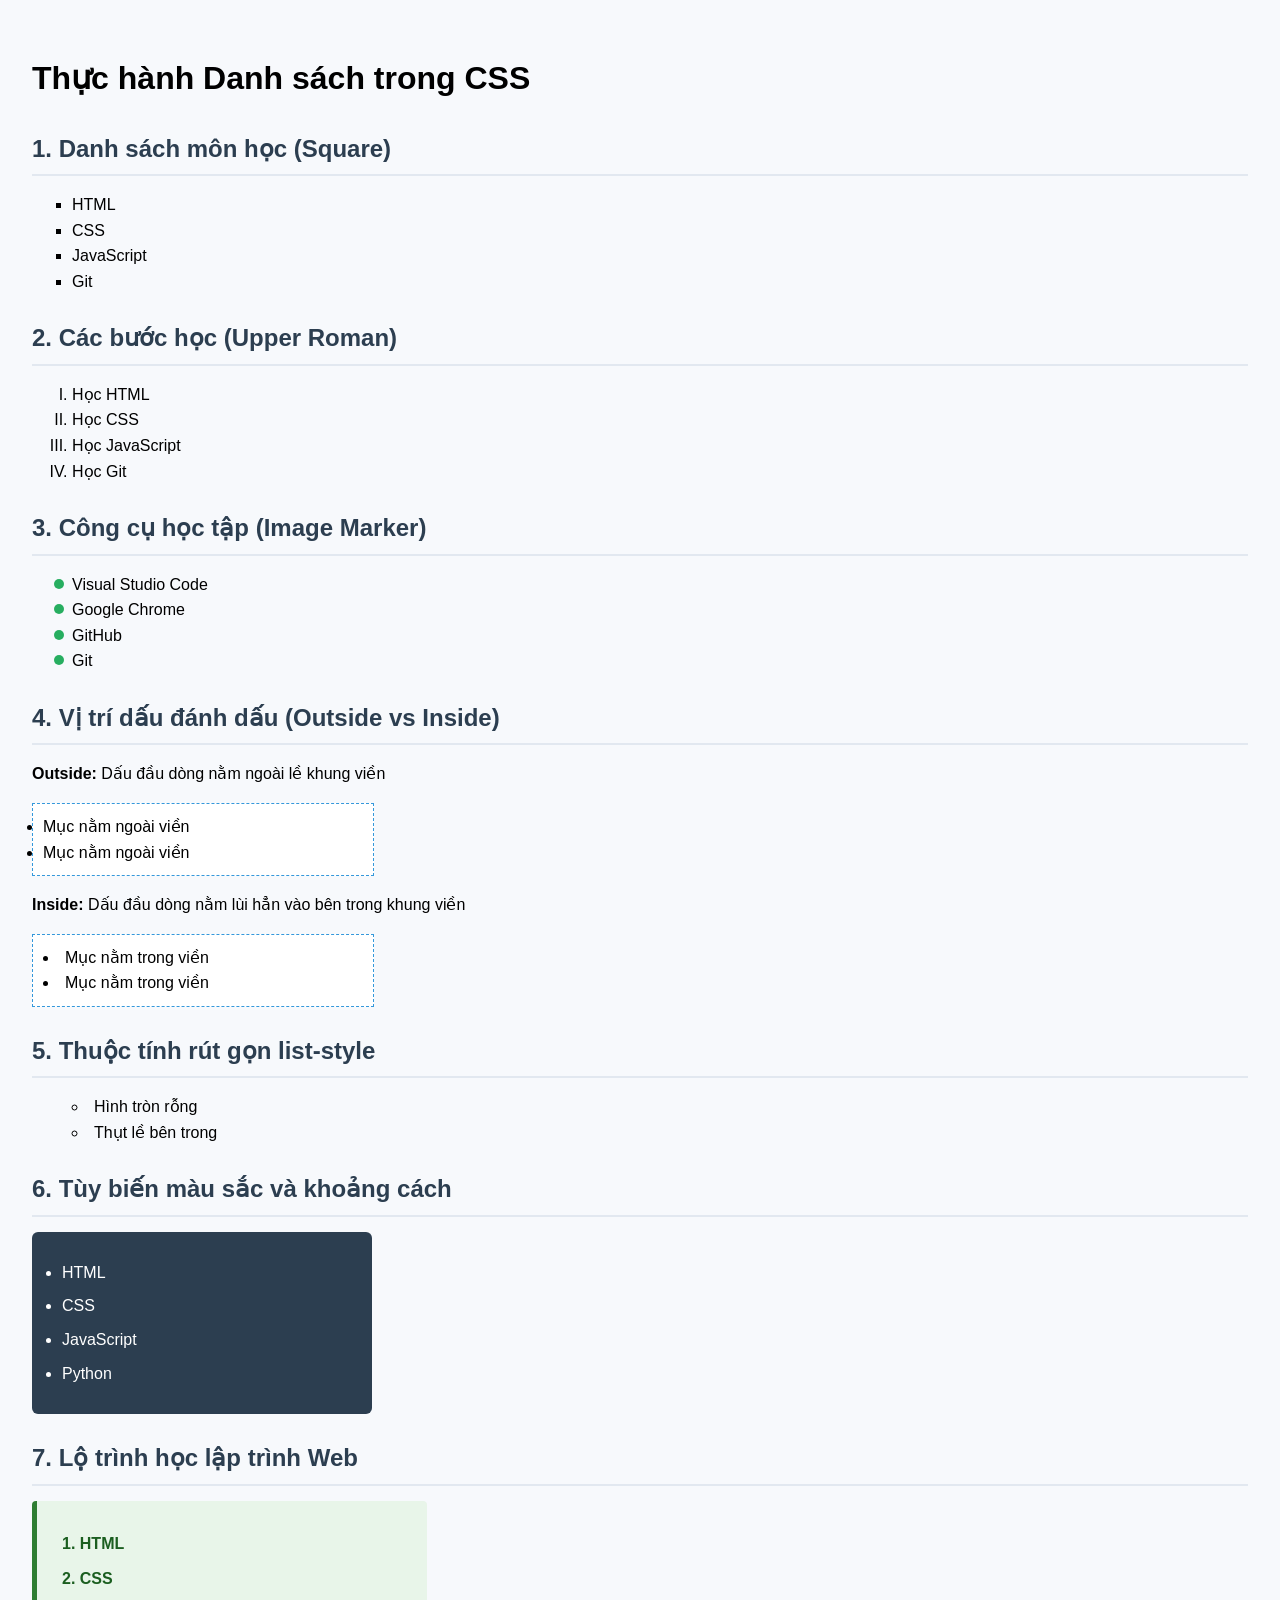
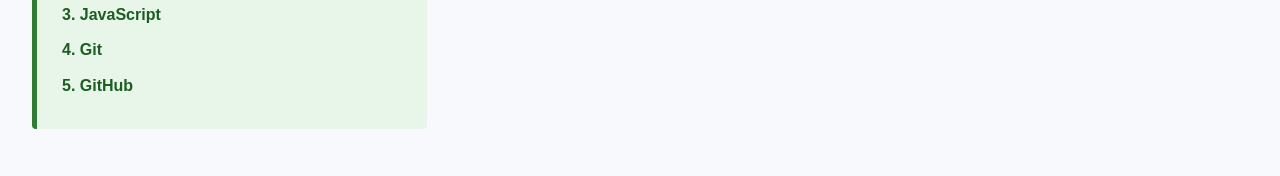
<file: index.html>
<!DOCTYPE html>
<html lang="vi">
<head>
    <meta charset="UTF-8">
    <meta name="viewport" content="width=device-width, initial-scale=1.0">
    <title>Thực hành Danh sách trong CSS</title>
    <!-- Mục 1: Liên kết file CSS -->
    <link rel="stylesheet" href="style.css">
</head>
<body>

    <h1>Thực hành Danh sách trong CSS</h1>

    <!-- Mục 2 -->
    <h2>1. Danh sách môn học (Square)</h2>
    <ul class="list-square">
        <li>HTML</li>
        <li>CSS</li>
        <li>JavaScript</li>
        <li>Git</li>
    </ul>

    <!-- Mục 3 -->
    <h2>2. Các bước học (Upper Roman)</h2>
    <ol class="list-roman">
        <li>Học HTML</li>
        <li>Học CSS</li>
        <li>Học JavaScript</li>
        <li>Học Git</li>
    </ol>

    <!-- Mục 4 -->
    <h2>3. Công cụ học tập (Image Marker)</h2>
    <ul class="list-image">
        <li>Visual Studio Code</li>
        <li>Google Chrome</li>
        <li>GitHub</li>
        <li>Git</li>
    </ul>

    <!-- Mục 5 -->
    <h2>4. Vị trí dấu đánh dấu (Outside vs Inside)</h2>
    <p><b>Outside:</b> Dấu đầu dòng nằm ngoài lề khung viền</p>
    <ul class="box-demo pos-outside">
        <li>Mục nằm ngoài viền</li>
        <li>Mục nằm ngoài viền</li>
    </ul>

    <p><b>Inside:</b> Dấu đầu dòng nằm lùi hẳn vào bên trong khung viền</p>
    <ul class="box-demo pos-inside">
        <li>Mục nằm trong viền</li>
        <li>Mục nằm trong viền</li>
    </ul>

    <!-- Mục 6 -->
    <h2>5. Thuộc tính rút gọn list-style</h2>
    <ul class="list-short">
        <li>Hình tròn rỗng</li>
        <li>Thụt lề bên trong</li>
    </ul>

    <!-- Mục 7 -->
    <h2>6. Tùy biến màu sắc và khoảng cách</h2>
    <ul class="list-color-box">
        <li>HTML</li>
        <li>CSS</li>
        <li>JavaScript</li>
        <li>Python</li>
    </ul>

    <!-- Mục 8 -->
    <h2>7. Lộ trình học lập trình Web</h2>
    <ol class="web-roadmap">
        <li>HTML</li>
        <li>CSS</li>
        <li>JavaScript</li>
        <li>Git</li>
        <li>GitHub</li>
    </ol>

</body>
</html>
</file>
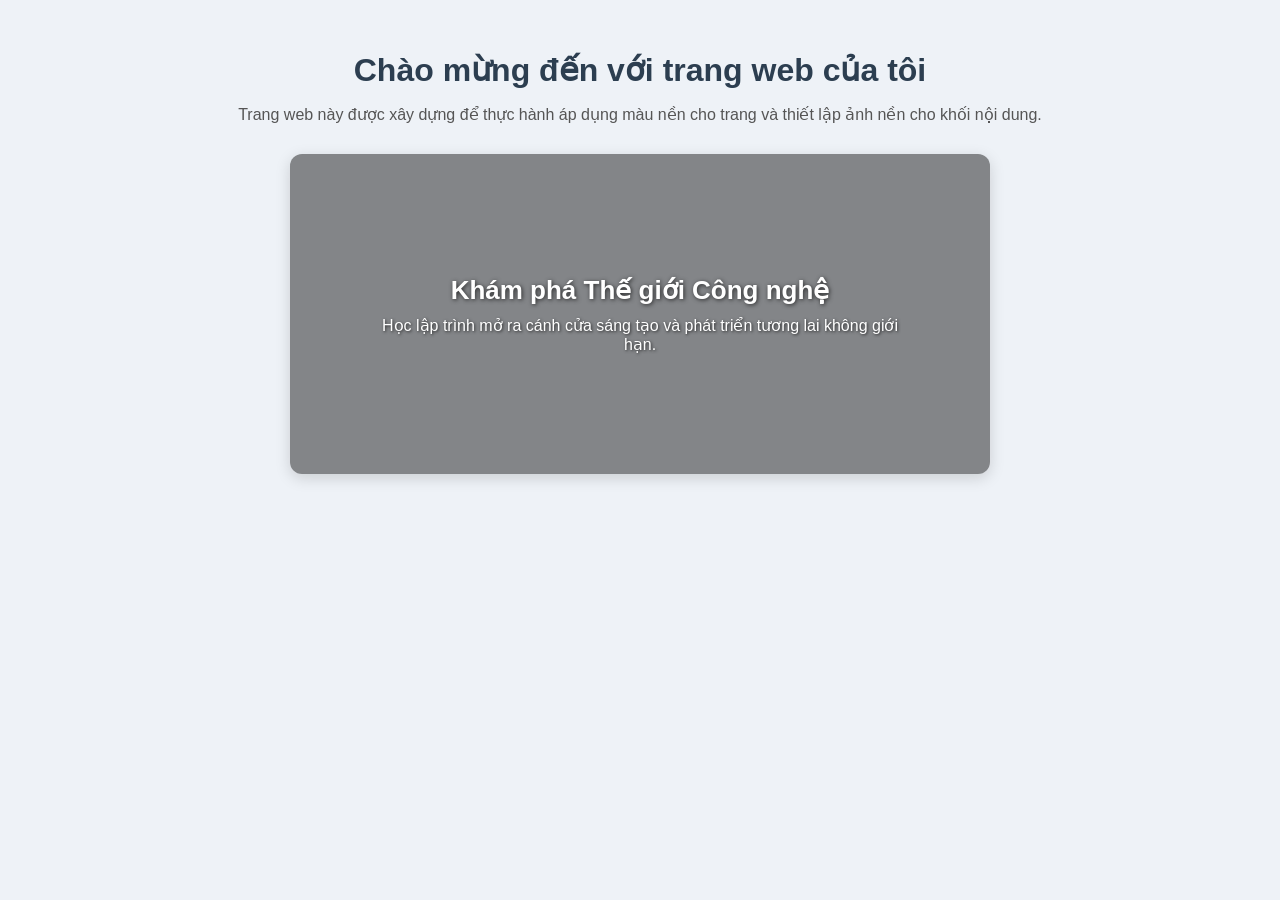
<file: background_practice.html>
<!DOCTYPE html>
<html lang="vi">
<head>
    <meta charset="UTF-8">
    <meta name="viewport" content="width=device-width, initial-scale=1.0">
    <title>Trang web với Màu nền và Ảnh nền</title>
    <!-- Liên kết file CSS -->
    <link rel="stylesheet" href="background_practice.css">
</head>
<body>

    <!-- Tiêu đề h1 theo yêu cầu -->
    <h1>Chào mừng đến với trang web của tôi</h1>

    <!-- Đoạn văn mô tả trang web -->
    <p class="description">Trang web này được xây dựng để thực hành áp dụng màu nền cho trang và thiết lập ảnh nền cho khối nội dung.</p>

    <!-- Khối div chứa nội dung quan trọng có ảnh nền và căn giữa -->
    <div class="hero-box">
        <h2>Khám phá Thế giới Công nghệ</h2>
        <p>Học lập trình mở ra cánh cửa sáng tạo và phát triển tương lai không giới hạn.</p>
    </div>

</body>
</html>
</file>
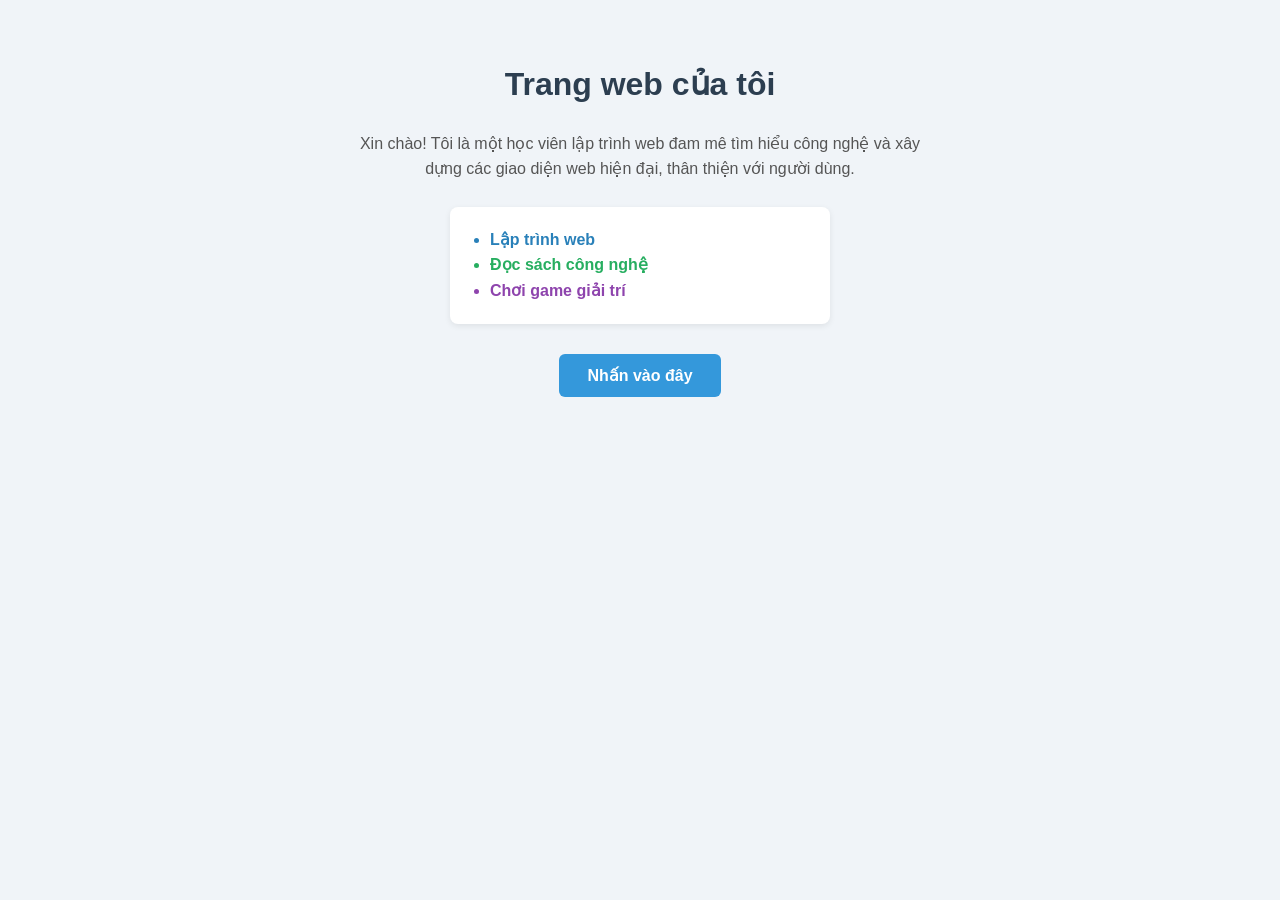
<file: css_selectors.html>
<!DOCTYPE html>
<html lang="vi">
<head>
    <meta charset="UTF-8">
    <meta name="viewport" content="width=device-width, initial-scale=1.0">
    <title>Trang web của tôi</title>
    <!-- Liên kết trực tiếp tới file css_selectors.css -->
    <link rel="stylesheet" href="css_selectors.css">
</head>
<body>

    <!-- Tiêu đề h1 căn giữa -->
    <h1>Trang web của tôi</h1>

    <!-- Đoạn văn mô tả bản thân -->
    <p id="bio-description">
        Xin chào! Tôi là một học viên lập trình web đam mê tìm hiểu công nghệ và xây dựng các giao diện web hiện đại, thân thiện với người dùng.
    </p>

    <!-- Danh sách 3 sở thích với màu sắc khác nhau -->
    <ul>
        <li class="hobby-coding">Lập trình web</li>
        <li class="hobby-reading">Đọc sách công nghệ</li>
        <li class="hobby-gaming">Chơi game giải trí</li>
    </ul>

    <!-- Nút bấm có hiệu ứng hover -->
    <div class="button-container">
        <button type="button" class="btn-action">Nhấn vào đây</button>
    </div>

</body>
</html>
</file>
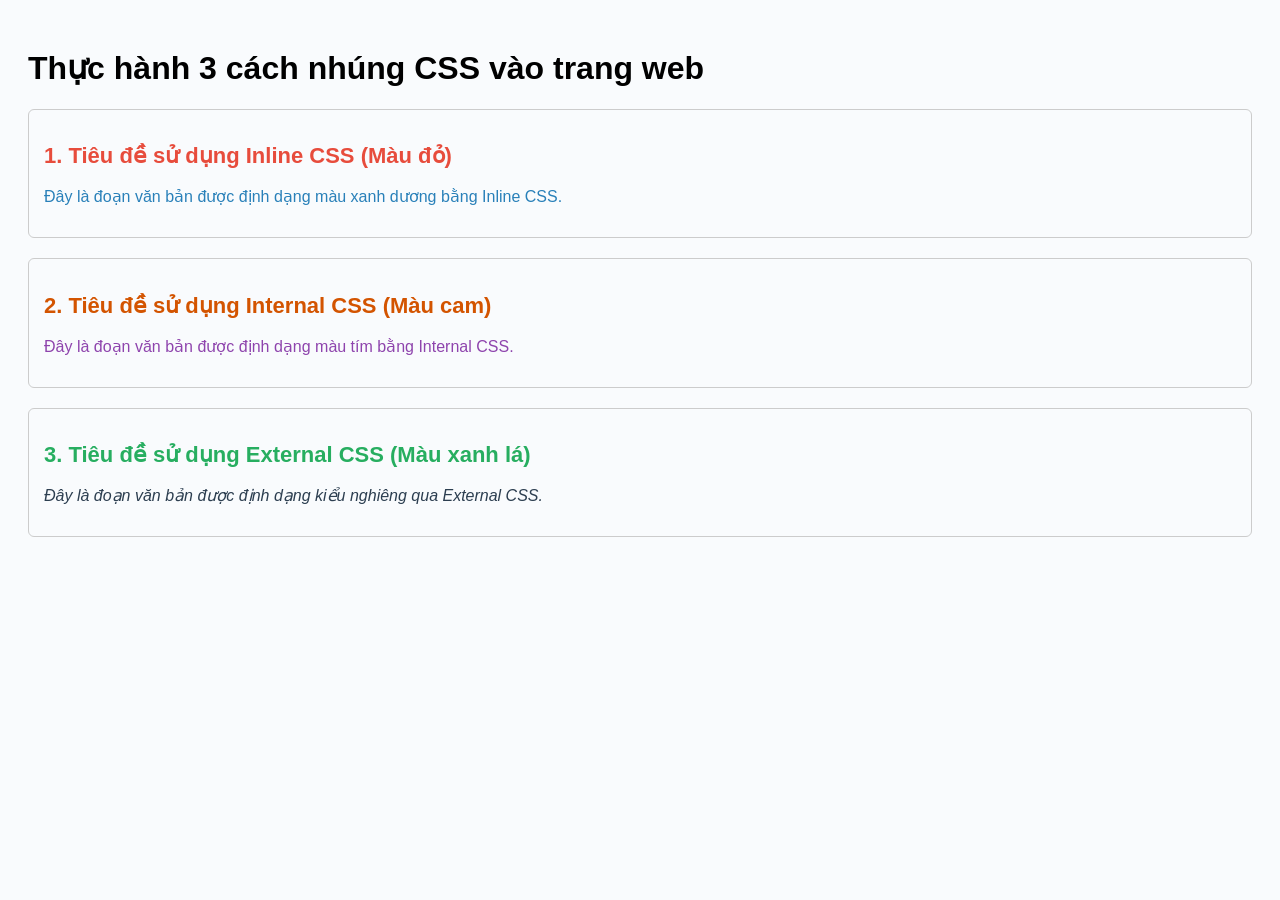
<file: embed_css.html>
<!DOCTYPE html>
<html lang="vi">
<head>
    <meta charset="UTF-8">
    <meta name="viewport" content="width=device-width, initial-scale=1.0">
    <title>Bài tập Nhúng CSS vào HTML</title>

    <!-- Phần 3: External CSS (Nhúng file CSS bên ngoài bằng thẻ <link>) -->
    <link rel="stylesheet" href="styles_embed.css">

    <!-- Phần 2: Internal CSS (Viết mã CSS bên trong thẻ <style> ở phần <head>) -->
    <style>
        .internal-title {
            color: #d35400; /* Màu cam */
            font-size: 22px;
        }
        .internal-text {
            color: #8e44ad; /* Màu tím */
        }
        .box {
            border: 1px solid #ccc;
            padding: 15px;
            margin-bottom: 20px;
            border-radius: 6px;
        }
    </style>
</head>
<body style="font-family: Arial, sans-serif; padding: 20px; background-color: #f9fbfd;">

    <h1>Thực hành 3 cách nhúng CSS vào trang web</h1>

    <!-- PHẦN 1: INLINE CSS (Dùng trực tiếp thuộc tính style bên trong thẻ HTML) -->
    <div class="box">
        <h2 style="color: #e74c3c; font-size: 22px;">1. Tiêu đề sử dụng Inline CSS (Màu đỏ)</h2>
        <p style="color: #2980b9;">Đây là đoạn văn bản được định dạng màu xanh dương bằng Inline CSS.</p>
    </div>

    <!-- PHẦN 2: INTERNAL CSS (Dùng thẻ style trong file) -->
    <div class="box">
        <h2 class="internal-title">2. Tiêu đề sử dụng Internal CSS (Màu cam)</h2>
        <p class="internal-text">Đây là đoạn văn bản được định dạng màu tím bằng Internal CSS.</p>
    </div>

    <!-- PHẦN 3: EXTERNAL CSS (Dùng class từ file styles_embed.css) -->
    <div class="box">
        <h2 class="external-title">3. Tiêu đề sử dụng External CSS (Màu xanh lá)</h2>
        <p class="external-text">Đây là đoạn văn bản được định dạng kiểu nghiêng qua External CSS.</p>
    </div>

</body>
</html>
</file>
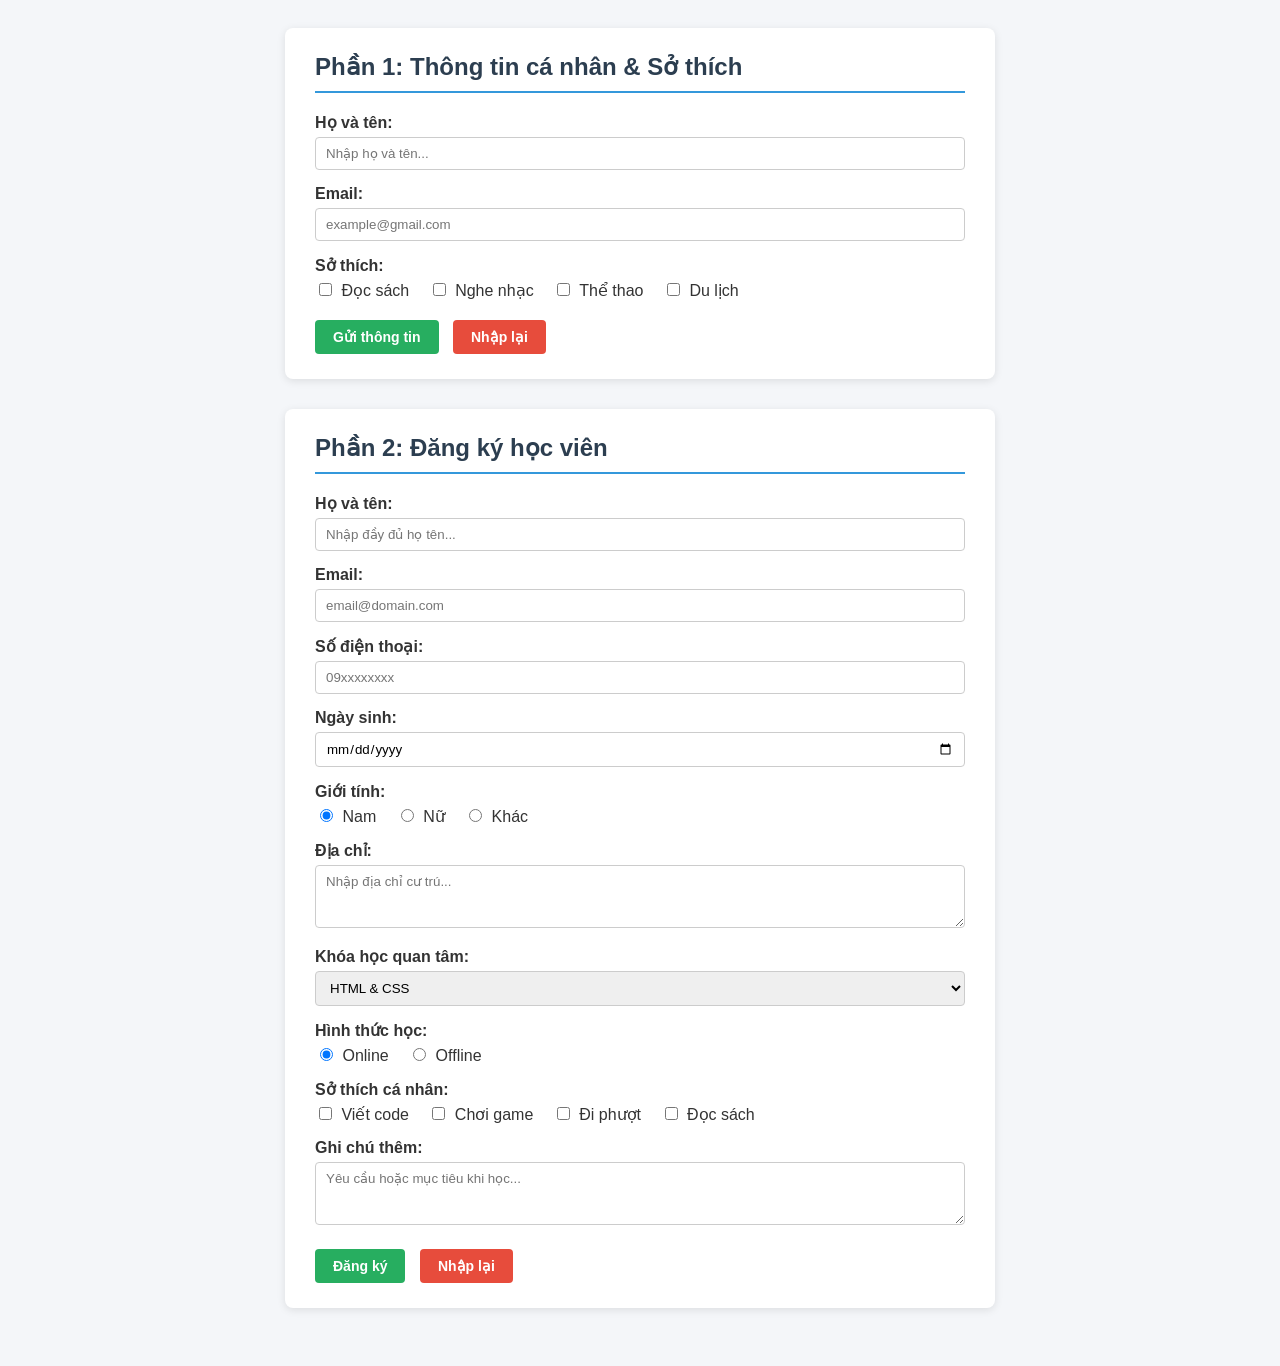
<file: form_practice.html>
<!DOCTYPE html>
<html lang="vi">
<head>
    <meta charset="UTF-8">
    <meta name="viewport" content="width=device-width, initial-scale=1.0">
    <title>Bài tập Tạo Form</title>
    <style>
        body {
            font-family: Arial, Helvetica, sans-serif;
            background-color: #f4f6f9;
            padding: 20px;
            color: #333;
        }
        .form-container {
            background-color: #ffffff;
            max-width: 650px;
            margin: 0 auto 30px auto;
            padding: 25px 30px;
            border-radius: 8px;
            box-shadow: 0 2px 8px rgba(0, 0, 0, 0.1);
        }
        h2 {
            color: #2c3e50;
            border-bottom: 2px solid #3498db;
            padding-bottom: 10px;
            margin-top: 0;
        }
        .form-group {
            margin-bottom: 15px;
        }
        label {
            display: block;
            font-weight: bold;
            margin-bottom: 5px;
        }
        .inline-label {
            display: inline;
            font-weight: normal;
            margin-right: 15px;
        }
        input[type="text"],
        input[type="email"],
        input[type="date"],
        select,
        textarea {
            width: 100%;
            padding: 8px 10px;
            border: 1px solid #ccc;
            border-radius: 4px;
            box-sizing: border-box;
            font-family: inherit;
        }
        input[type="radio"],
        input[type="checkbox"] {
            margin-right: 5px;
        }
        .btn-group {
            margin-top: 20px;
        }
        button, input[type="submit"], input[type="reset"] {
            padding: 9px 18px;
            font-size: 14px;
            font-weight: bold;
            border: none;
            border-radius: 4px;
            cursor: pointer;
            margin-right: 10px;
        }
        .btn-submit {
            background-color: #27ae60;
            color: white;
        }
        .btn-reset {
            background-color: #e74c3c;
            color: white;
        }
    </style>
</head>
<body>

    <!-- PHẦN 1: FORM ĐƠN GIẢN -->
    <div class="form-container">
        <h2>Phần 1: Thông tin cá nhân & Sở thích</h2>
        <form action="" method="POST">
            <div class="form-group">
                <label for="yourname">Họ và tên:</label>
                <input type="text" id="yourname" name="yourname" placeholder="Nhập họ và tên..." required />
            </div>

            <div class="form-group">
                <label for="email_p1">Email:</label>
                <input type="email" id="email_p1" name="email" placeholder="example@gmail.com" required />
            </div>

            <div class="form-group">
                <label>Sở thích:</label>
                <label class="inline-label"><input type="checkbox" name="hobby" value="reading" /> Đọc sách</label>
                <label class="inline-label"><input type="checkbox" name="hobby" value="music" /> Nghe nhạc</label>
                <label class="inline-label"><input type="checkbox" name="hobby" value="sports" /> Thể thao</label>
                <label class="inline-label"><input type="checkbox" name="hobby" value="travel" /> Du lịch</label>
            </div>

            <div class="btn-group">
                <input type="submit" class="btn-submit" value="Gửi thông tin" />
                <input type="reset" class="btn-reset" value="Nhập lại" />
            </div>
        </form>
    </div>

    <!-- PHẦN 2: FORM ĐĂNG KÝ HỌC VIÊN -->
    <div class="form-container">
        <h2>Phần 2: Đăng ký học viên</h2>
        <form action="" method="POST">
            <div class="form-group">
                <label for="fullname">Họ và tên:</label>
                <input type="text" id="fullname" name="fullname" placeholder="Nhập đầy đủ họ tên..." required />
            </div>

            <div class="form-group">
                <label for="email">Email:</label>
                <input type="email" id="email" name="email" placeholder="email@domain.com" required />
            </div>

            <div class="form-group">
                <label for="phone">Số điện thoại:</label>
                <input type="text" id="phone" name="phone" placeholder="09xxxxxxxx" required />
            </div>

            <div class="form-group">
                <label for="birthday">Ngày sinh:</label>
                <input type="date" id="birthday" name="birthday" required />
            </div>

            <div class="form-group">
                <label>Giới tính:</label>
                <label class="inline-label"><input type="radio" name="gender" value="male" checked /> Nam</label>
                <label class="inline-label"><input type="radio" name="gender" value="female" /> Nữ</label>
                <label class="inline-label"><input type="radio" name="gender" value="other" /> Khác</label>
            </div>

            <div class="form-group">
                <label for="address">Địa chỉ:</label>
                <textarea id="address" name="address" rows="3" placeholder="Nhập địa chỉ cư trú..."></textarea>
            </div>

            <div class="form-group">
                <label for="course">Khóa học quan tâm:</label>
                <select id="course" name="course">
                    <option value="html_css">HTML & CSS</option>
                    <option value="javascript">JavaScript</option>
                    <option value="java">Java</option>
                    <option value="python">Python</option>
                </select>
            </div>

            <div class="form-group">
                <label>Hình thức học:</label>
                <label class="inline-label"><input type="radio" name="study_type" value="online" checked /> Online</label>
                <label class="inline-label"><input type="radio" name="study_type" value="offline" /> Offline</label>
            </div>

            <div class="form-group">
                <label>Sở thích cá nhân:</label>
                <label class="inline-label"><input type="checkbox" name="hobby" value="coding" /> Viết code</label>
                <label class="inline-label"><input type="checkbox" name="hobby" value="gaming" /> Chơi game</label>
                <label class="inline-label"><input type="checkbox" name="hobby" value="travel" /> Đi phượt</label>
                <label class="inline-label"><input type="checkbox" name="hobby" value="reading" /> Đọc sách</label>
            </div>

            <div class="form-group">
                <label for="note">Ghi chú thêm:</label>
                <textarea id="note" name="note" rows="3" placeholder="Yêu cầu hoặc mục tiêu khi học..."></textarea>
            </div>

            <div class="btn-group">
                <input type="submit" class="btn-submit" value="Đăng ký" />
                <input type="reset" class="btn-reset" value="Nhập lại" />
            </div>
        </form>
    </div>

</body>
</html>
</file>
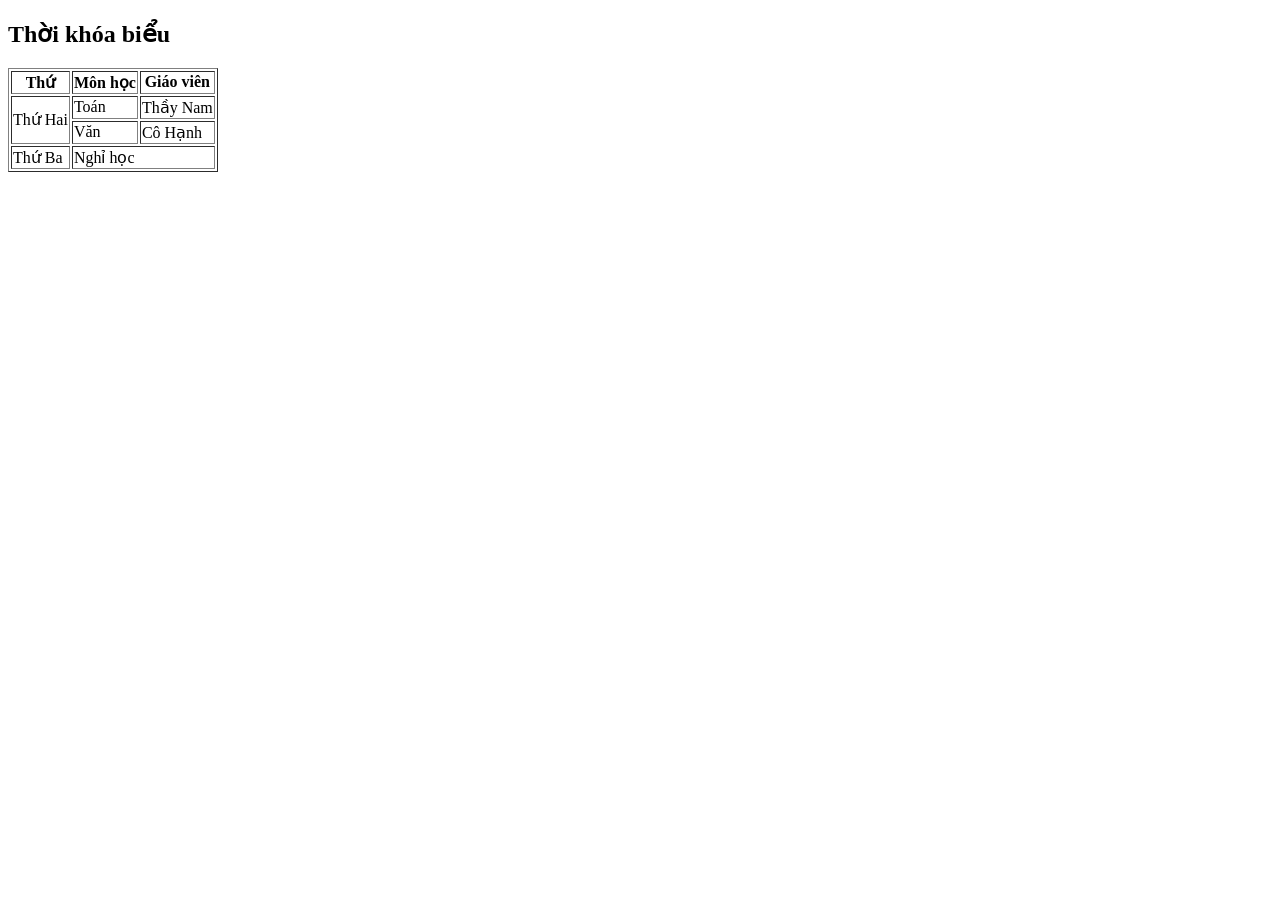
<file: google_search.html>
<!DOCTYPE html>
<html lang="vi">
<head>
    <meta charset="utf-8">
    <meta name="viewport" content="width=device-width, initial-scale=1.0">
    <title>Gộp ô trong bảng</title>
</head>
<body>

    <h2>Thời khóa biểu</h2>

    <table border="1">
        <tr>
            <th>Thứ</th>
            <th>Môn học</th>
            <th>Giáo viên</th>
        </tr>
        <tr>
            <td rowspan="2">Thứ Hai</td>
            <td>Toán</td>
            <td>Thầy Nam</td>
        </tr>
        <tr>
            <td>Văn</td>
            <td>Cô Hạnh</td>
        </tr>
        <tr>
            <td>Thứ Ba</td>
            <td colspan="2">Nghỉ học</td>
        </tr>
    </table>

</body>
</html>
</file>
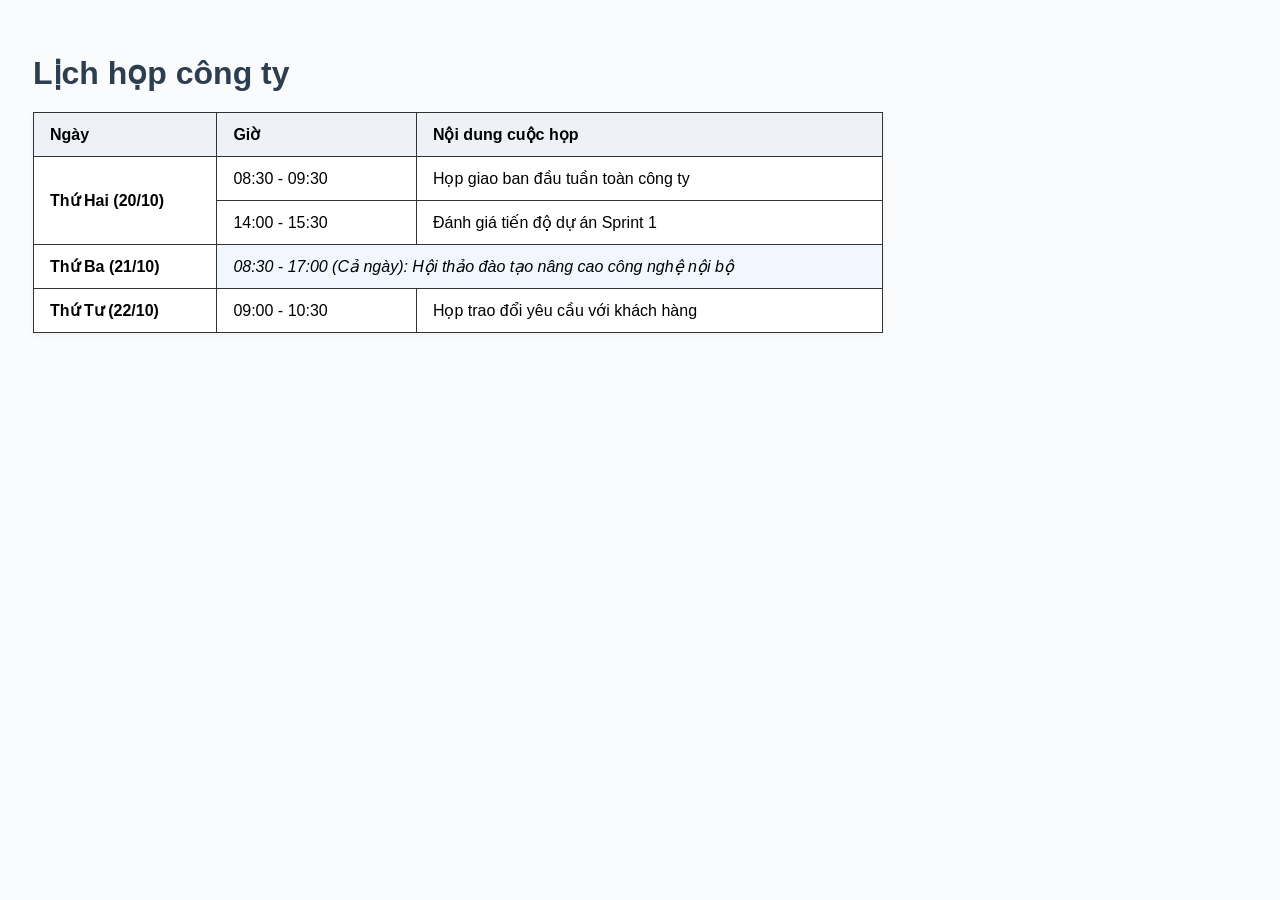
<file: meeting_schedule.html>
<!DOCTYPE html>
<html lang="vi">
<head>
    <meta charset="UTF-8">
    <meta name="viewport" content="width=device-width, initial-scale=1.0">
    <title>Lịch họp công ty</title>
    <style>
        body {
            font-family: Arial, Helvetica, sans-serif;
            padding: 25px;
            background-color: #f9fbfd;
        }
        h1 {
            color: #2c3e50;
            margin-bottom: 20px;
        }
        table {
            border-collapse: collapse;
            width: 70%;
            background-color: #ffffff;
            box-shadow: 0 2px 5px rgba(0,0,0,0.05);
        }
        th, td {
            border: 1px solid #333;
            padding: 12px 16px;
            text-align: left;
        }
        th {
            background-color: #eef2f7;
            font-weight: bold;
        }
        .highlight {
            background-color: #f0f7ff;
            font-style: italic;
        }
    </style>
</head>
<body>

    <!-- Tiêu đề h1 theo đúng yêu cầu đề bài -->
    <h1>Lịch họp công ty</h1>

    <!-- Bảng thông tin lịch họp gồm các cột: Ngày, Giờ, Nội dung cuộc họp -->
    <table>
        <thead>
            <tr>
                <th>Ngày</th>
                <th>Giờ</th>
                <th>Nội dung cuộc họp</th>
            </tr>
        </thead>
        <tbody>
            <!-- Ngày Thứ Hai có 2 cuộc họp khác giờ -> Dùng rowspan="2" ở cột Ngày -->
            <tr>
                <td rowspan="2"><b>Thứ Hai (20/10)</b></td>
                <td>08:30 - 09:30</td>
                <td>Họp giao ban đầu tuần toàn công ty</td>
            </tr>
            <tr>
                <td>14:00 - 15:30</td>
                <td>Đánh giá tiến độ dự án Sprint 1</td>
            </tr>

            <!-- Cuộc họp Thứ Ba kéo dài nhiều giờ -> Gộp 2 ô Giờ và Nội dung bằng colspan="2" -->
            <tr>
                <td><b>Thứ Ba (21/10)</b></td>
                <td colspan="2" class="highlight">08:30 - 17:00 (Cả ngày): Hội thảo đào tạo nâng cao công nghệ nội bộ</td>
            </tr>

            <!-- Ngày Thứ Tư -->
            <tr>
                <td><b>Thứ Tư (22/10)</b></td>
                <td>09:00 - 10:30</td>
                <td>Họp trao đổi yêu cầu với khách hàng</td>
            </tr>
        </tbody>
    </table>

</body>
</html>
</file>
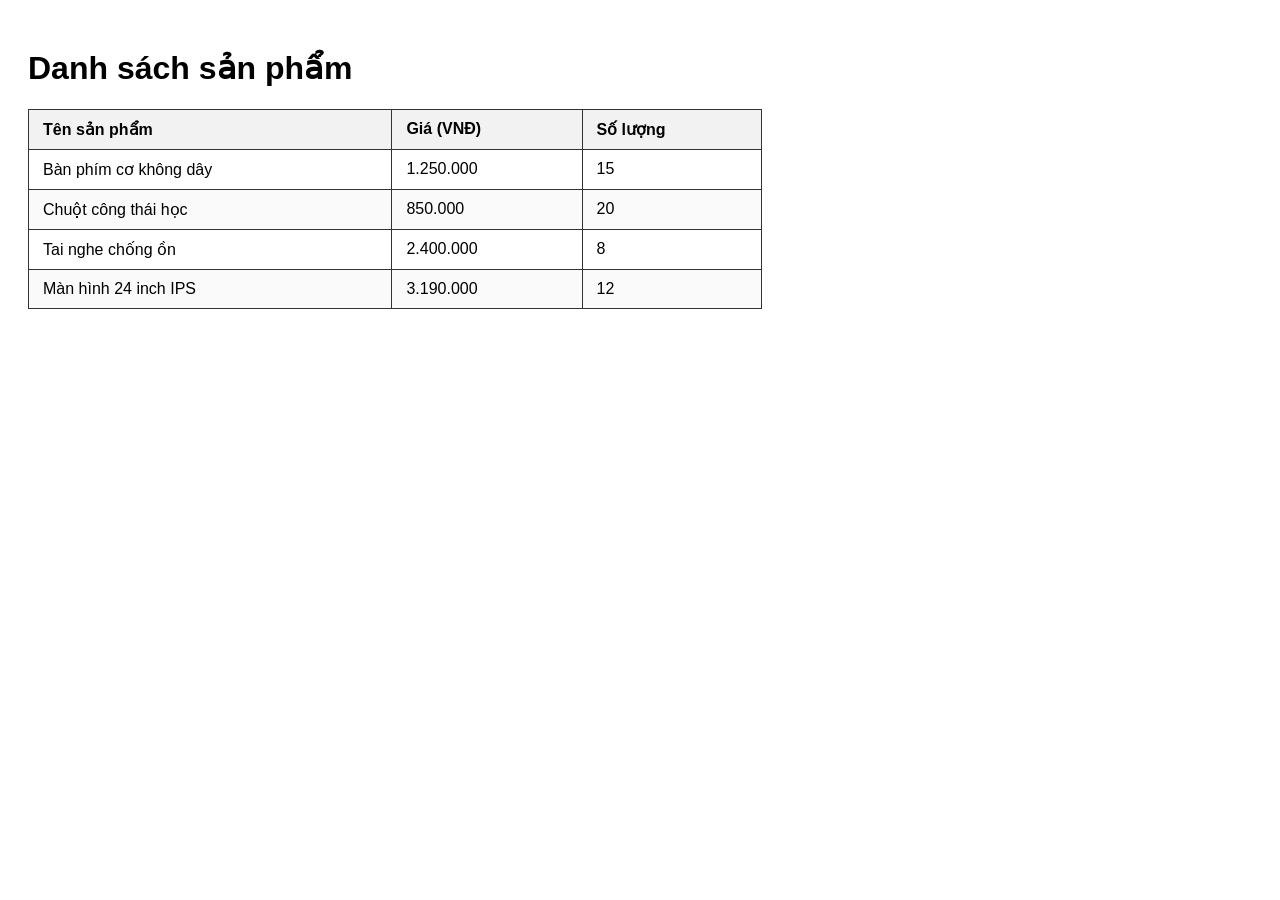
<file: products_table.html>
<!DOCTYPE html>
<html lang="vi">
<head>
    <meta charset="UTF-8">
    <meta name="viewport" content="width=device-width, initial-scale=1.0">
    <title>Danh sách sản phẩm</title>
    <style>
        body {
            font-family: Arial, Helvetica, sans-serif;
            padding: 20px;
        }
        table {
            border-collapse: collapse;
            width: 60%;
            margin-top: 15px;
        }
        th, td {
            border: 1px solid #333;
            padding: 10px 14px;
            text-align: left;
        }
        th {
            background-color: #f2f2f2;
        }
        tr:nth-child(even) {
            background-color: #fafafa;
        }
    </style>
</head>
<body>

    <!-- Tiêu đề h1 theo đúng yêu cầu đề bài -->
    <h1>Danh sách sản phẩm</h1>

    <!-- Bảng chứa danh sách sản phẩm với các cột: Tên sản phẩm, Giá, Số lượng -->
    <table>
        <thead>
            <tr>
                <th>Tên sản phẩm</th>
                <th>Giá (VNĐ)</th>
                <th>Số lượng</th>
            </tr>
        </thead>
        <tbody>
            <tr>
                <td>Bàn phím cơ không dây</td>
                <td>1.250.000</td>
                <td>15</td>
            </tr>
            <tr>
                <td>Chuột công thái học</td>
                <td>850.000</td>
                <td>20</td>
            </tr>
            <tr>
                <td>Tai nghe chống ồn</td>
                <td>2.400.000</td>
                <td>8</td>
            </tr>
            <tr>
                <td>Màn hình 24 inch IPS</td>
                <td>3.190.000</td>
                <td>12</td>
            </tr>
        </tbody>
    </table>

</body>
</html>
</file>
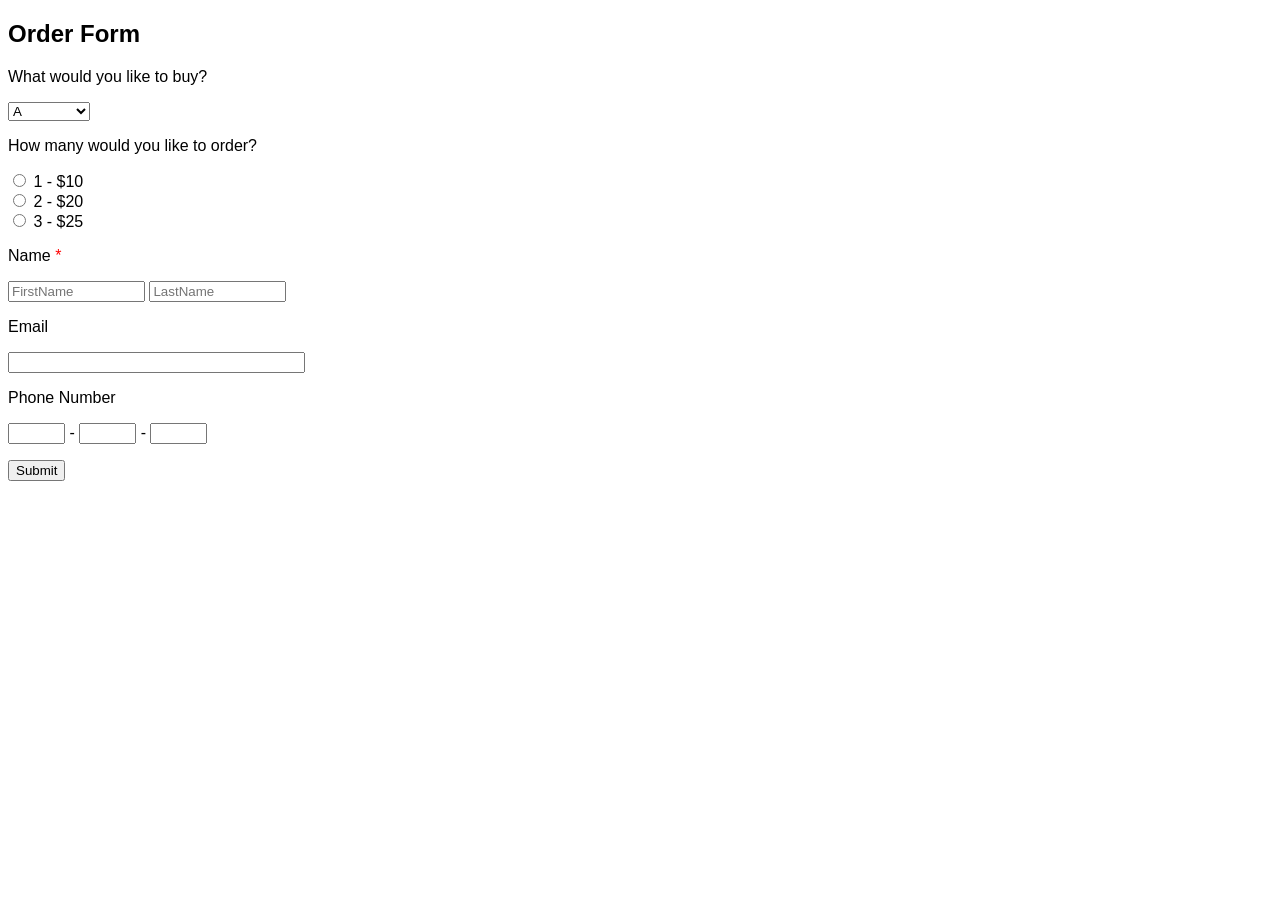
<file: simpleform.html>
<!doctype html>
<html lang="vi">
  <head>
    <meta charset="UTF-8" />
    <meta name="viewport" content="width=device-width, initial-scale=1.0" />
    <title>Order Form</title>
    <style>
      .wufoo {
        font-family: "Lucida Grande", "Lucida Sans Unicode", Tahoma, sans-serif;
      }
    </style>
  </head>
  <body>
    <form method="get" action="simpleform.html" class="wufoo">
      <h2>Order Form</h2>

      <!-- Dropdown select -->
      <p>What would you like to buy?</p>
      <select>
        <option value="">A</option>
        <option>B (+ 0.5$)</option>
        <option>C (+ 0.5$)</option>
      </select>

      <!-- Radio buttons -->
      <p>How many would you like to order?</p>
      <input type="radio" name="rd" /> 1 - $10 <br />
      <input type="radio" name="rd" /> 2 - $20 <br />
      <input type="radio" name="rd" /> 3 - $25 <br />

      <!-- Textfields -->
      <p>Name <span style="color: red">*</span></p>
      <input type="text" name="firstname" placeholder="FirstName" size="15" />
      <input type="text" name="lastname" placeholder="LastName" size="15" />

      <p>Email</p>
      <input type="text" name="email" size="35" />

      <p>Phone Number</p>
      <input type="text" name="phone1" size="5" /> -
      <input type="text" name="phone2" size="5" /> -
      <input type="text" name="phone3" size="5" />

      <!-- Submit Button -->
      <p><input type="button" name="btSubmit" value="Submit" /></p>
    </form>
  </body>
</html>
</file>
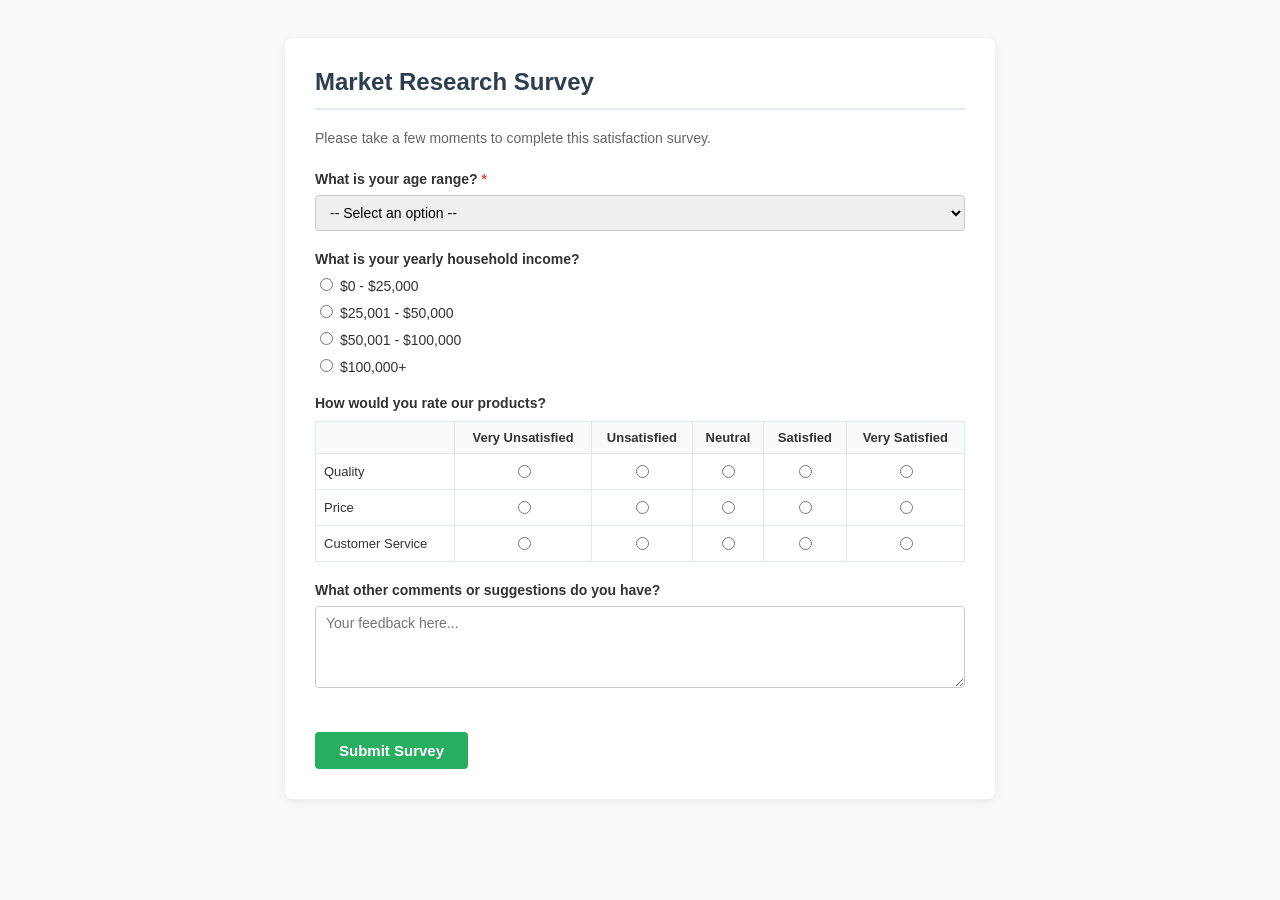
<file: survey.html>
<!DOCTYPE html>
<html lang="vi">
<head>
    <meta charset="UTF-8">
    <meta name="viewport" content="width=device-width, initial-scale=1.0">
    <title>Market Research Survey</title>
    <style>
        body {
            font-family: "Lucida Grande", "Lucida Sans Unicode", Tahoma, sans-serif;
            background-color: #f7f9fa;
            color: #333;
            padding: 30px 15px;
        }
        .survey-container {
            max-width: 650px;
            margin: 0 auto;
            background-color: #ffffff;
            padding: 30px;
            border-radius: 8px;
            box-shadow: 0 2px 10px rgba(0, 0, 0, 0.08);
        }
        h2 {
            margin-top: 0;
            color: #2c3e50;
            border-bottom: 2px solid #e2e8f0;
            padding-bottom: 12px;
        }
        .survey-desc {
            font-size: 14px;
            color: #666;
            margin-bottom: 25px;
        }
        .form-section {
            margin-bottom: 20px;
        }
        .question-title {
            font-weight: bold;
            font-size: 14px;
            margin-bottom: 8px;
        }
        .req {
            color: #e74c3c;
        }
        .option-group {
            display: flex;
            flex-direction: column;
            gap: 8px;
            font-size: 14px;
        }
        .option-group label {
            cursor: pointer;
        }
        select, textarea {
            width: 100%;
            padding: 8px 10px;
            border: 1px solid #ccc;
            border-radius: 4px;
            font-family: inherit;
            box-sizing: border-box;
            font-size: 14px;
        }
        table {
            width: 100%;
            border-collapse: collapse;
            margin-top: 10px;
            font-size: 13px;
        }
        th, td {
            border: 1px solid #e2e8f0;
            padding: 8px;
            text-align: center;
        }
        th {
            background-color: #f8fafc;
        }
        td:first-child {
            text-align: left;
            font-weight: 500;
        }
        .btn-submit {
            background-color: #27ae60;
            color: #ffffff;
            border: none;
            padding: 10px 24px;
            font-size: 15px;
            font-weight: bold;
            border-radius: 4px;
            cursor: pointer;
            margin-top: 20px;
        }
        .btn-submit:hover {
            background-color: #219653;
        }
    </style>
</head>
<body>

    <div class="survey-container">
        <h2>Market Research Survey</h2>
        <p class="survey-desc">Please take a few moments to complete this satisfaction survey.</p>

        <form action="#" method="POST">
            <!-- Câu hỏi 1: Độ tuổi (Dropdown Select) -->
            <div class="form-section">
                <div class="question-title">What is your age range? <span class="req">*</span></div>
                <select name="age_range" required>
                    <option value="" disabled selected>-- Select an option --</option>
                    <option value="18-24">18 - 24</option>
                    <option value="25-34">25 - 34</option>
                    <option value="35-50">35 - 50</option>
                    <option value="50+">50+</option>
                </select>
            </div>

            <!-- Câu hỏi 2: Mức thu nhập (Radio Buttons) -->
            <div class="form-section">
                <div class="question-title">What is your yearly household income?</div>
                <div class="option-group">
                    <label><input type="radio" name="income" value="0-25k" /> $0 - $25,000</label>
                    <label><input type="radio" name="income" value="25k-50k" /> $25,001 - $50,000</label>
                    <label><input type="radio" name="income" value="50k-100k" /> $50,001 - $100,000</label>
                    <label><input type="radio" name="income" value="100k+" /> $100,000+</label>
                </div>
            </div>

            <!-- Câu hỏi 3: Đánh giá sản phẩm dạng ma trận bảng -->
            <div class="form-section">
                <div class="question-title">How would you rate our products?</div>
                <table>
                    <thead>
                        <tr>
                            <th></th>
                            <th>Very Unsatisfied</th>
                            <th>Unsatisfied</th>
                            <th>Neutral</th>
                            <th>Satisfied</th>
                            <th>Very Satisfied</th>
                        </tr>
                    </thead>
                    <tbody>
                        <tr>
                            <td>Quality</td>
                            <td><input type="radio" name="rate_quality" value="1" /></td>
                            <td><input type="radio" name="rate_quality" value="2" /></td>
                            <td><input type="radio" name="rate_quality" value="3" /></td>
                            <td><input type="radio" name="rate_quality" value="4" /></td>
                            <td><input type="radio" name="rate_quality" value="5" /></td>
                        </tr>
                        <tr>
                            <td>Price</td>
                            <td><input type="radio" name="rate_price" value="1" /></td>
                            <td><input type="radio" name="rate_price" value="2" /></td>
                            <td><input type="radio" name="rate_price" value="3" /></td>
                            <td><input type="radio" name="rate_price" value="4" /></td>
                            <td><input type="radio" name="rate_price" value="5" /></td>
                        </tr>
                        <tr>
                            <td>Customer Service</td>
                            <td><input type="radio" name="rate_service" value="1" /></td>
                            <td><input type="radio" name="rate_service" value="2" /></td>
                            <td><input type="radio" name="rate_service" value="3" /></td>
                            <td><input type="radio" name="rate_service" value="4" /></td>
                            <td><input type="radio" name="rate_service" value="5" /></td>
                        </tr>
                    </tbody>
                </table>
            </div>

            <!-- Câu hỏi 4: Ý kiến đóng góp (Textarea) -->
            <div class="form-section">
                <div class="question-title">What other comments or suggestions do you have?</div>
                <textarea name="comments" rows="4" placeholder="Your feedback here..."></textarea>
            </div>

            <!-- Nút gửi -->
            <button type="submit" class="btn-submit">Submit Survey</button>
        </form>
    </div>

</body>
</html>
</file>
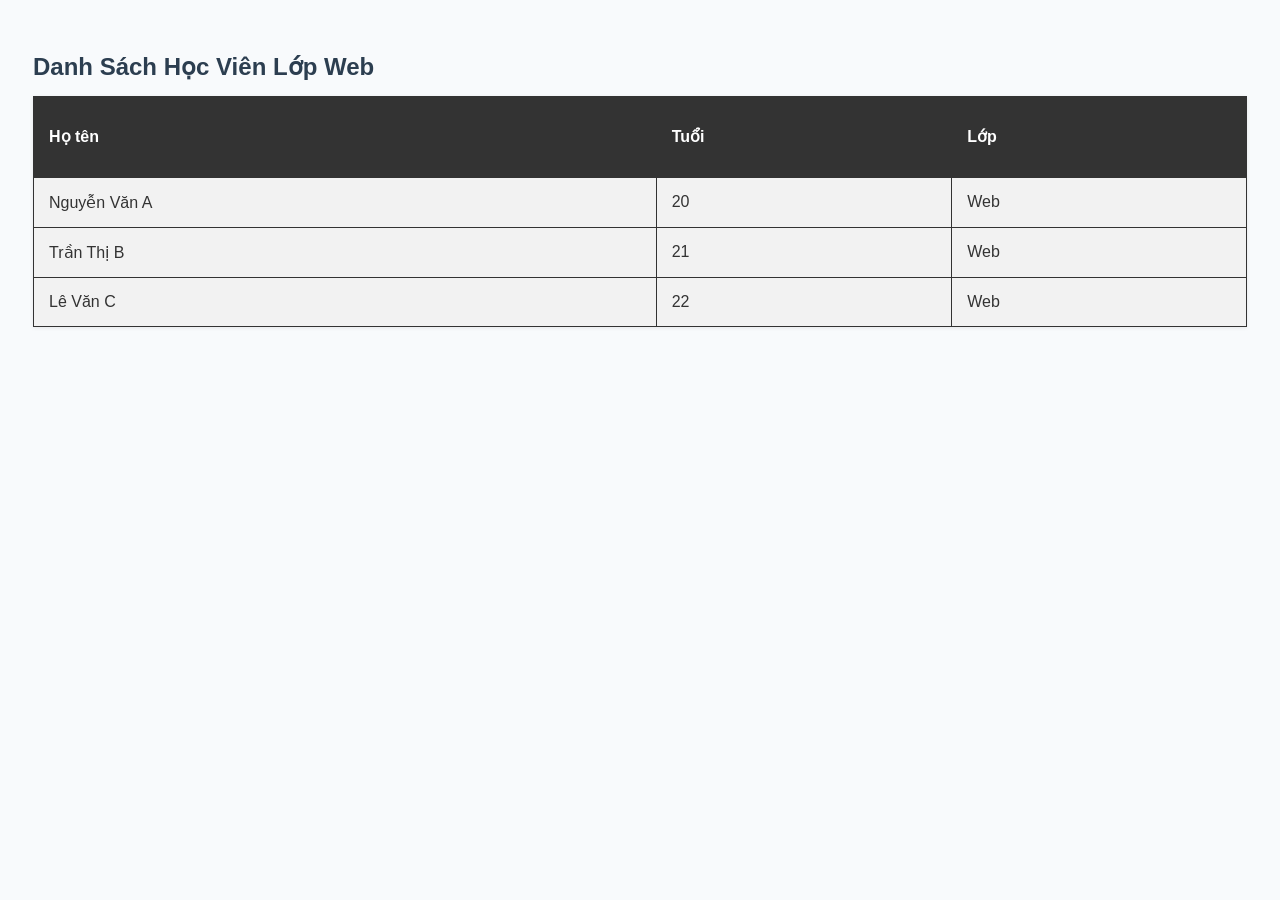
<file: table_css.html>
<!DOCTYPE html>
<html lang="vi">
<head>
    <meta charset="UTF-8">
    <meta name="viewport" content="width=device-width, initial-scale=1.0">
    <title>Thực hành Bảng trong CSS</title>
    <style>
        body {
            font-family: Arial, Helvetica, sans-serif;
            padding: 25px;
            background-color: #f8fafc;
        }

        h2 {
            color: #2c3e50;
            margin-bottom: 15px;
        }

        /* Định kiểu bảng tổng hợp các thuộc tính theo bài học */
        table {
            width: 100%;                  /* Chiều rộng chiếm toàn bộ khung chứa */
            border-collapse: collapse;    /* Gộp đường viền liền kề thành 1 viền đơn */
            background-color: #ffffff;
            box-shadow: 0 1px 4px rgba(0, 0, 0, 0.08);
        }

        table, th, td {
            border: 1px solid #333333;   /* Đường viền nét liền 1px màu đen */
        }

        th {
            height: 50px;                 /* Chiều cao hàng tiêu đề tối thiểu 50px */
            background-color: #333333;    /* Màu nền tối */
            color: white;                 /* Màu chữ trắng */
            text-align: left;             /* Căn chỉnh nội dung tiêu đề về bên trái */
            padding: 15px;                /* Khoảng đệm bên trong ô */
        }

        td {
            padding: 15px;                /* Khoảng cách giữa chữ và viền ô */
            background-color: #f2f2f2;    /* Nền xám nhạt */
            color: #333333;               /* Màu chữ tối */
            vertical-align: middle;       /* Căn chỉnh nội dung theo chiều dọc */
        }

        /* Hiệu ứng khi rê chuột qua từng hàng */
        tr:hover td {
            background-color: #e6e6e6;
        }
    </style>
</head>
<body>

    <h2>Danh Sách Học Viên Lớp Web</h2>

    <table>
        <thead>
            <tr>
                <th>Họ tên</th>
                <th>Tuổi</th>
                <th>Lớp</th>
            </tr>
        </thead>
        <tbody>
            <tr>
                <td>Nguyễn Văn A</td>
                <td>20</td>
                <td>Web</td>
            </tr>
            <tr>
                <td>Trần Thị B</td>
                <td>21</td>
                <td>Web</td>
            </tr>
            <tr>
                <td>Lê Văn C</td>
                <td>22</td>
                <td>Web</td>
            </tr>
        </tbody>
    </table>

</body>
</html>
</file>
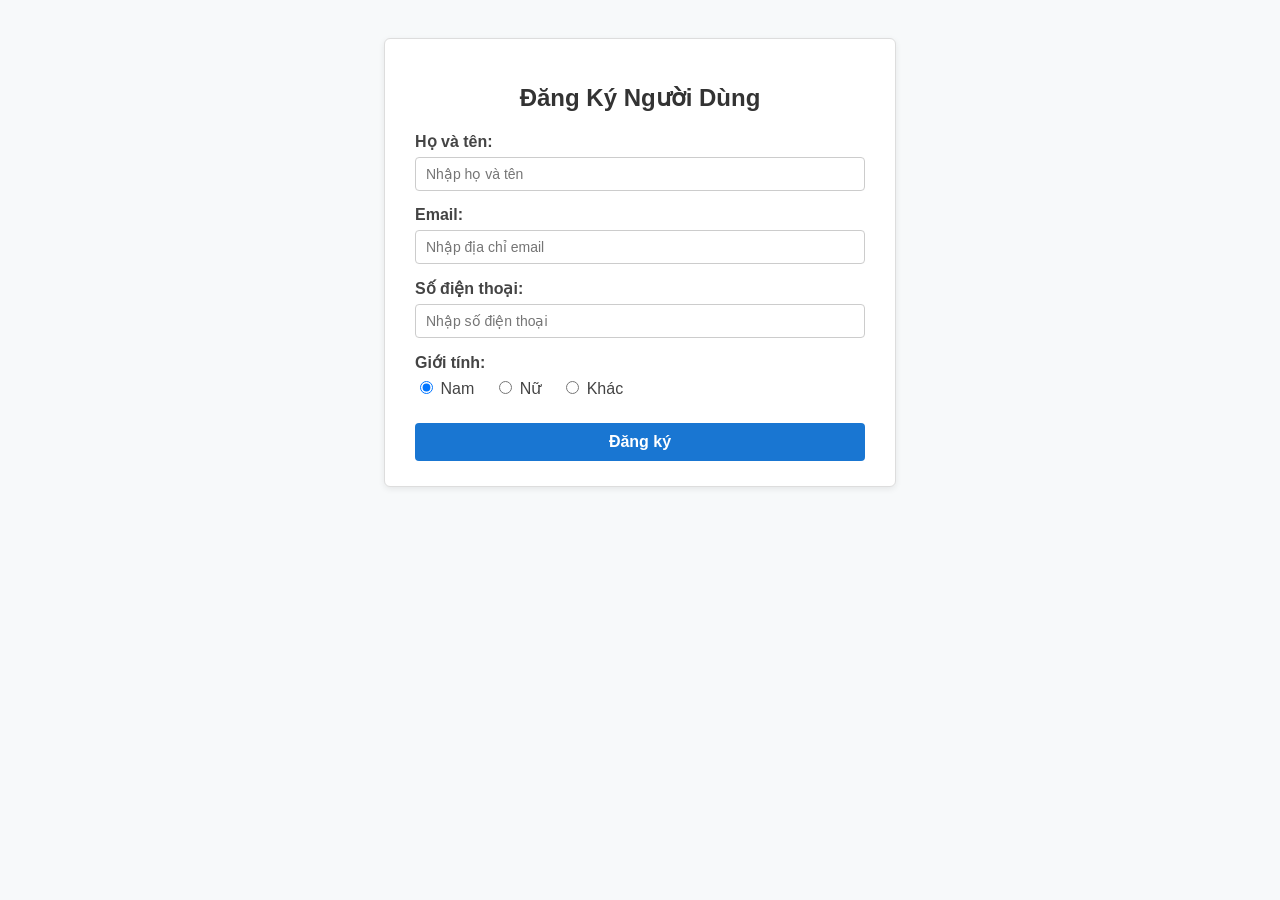
<file: user_registration.html>
<!DOCTYPE html>
<html lang="vi">
<head>
    <meta charset="UTF-8">
    <meta name="viewport" content="width=device-width, initial-scale=1.0">
    <title>Đăng ký người dùng</title>
    <style>
        body {
            font-family: Arial, Helvetica, sans-serif;
            background-color: #f7f9fa;
            padding: 30px;
        }
        .form-box {
            background-color: #ffffff;
            max-width: 450px;
            margin: 0 auto;
            padding: 25px 30px;
            border: 1px solid #ddd;
            border-radius: 6px;
            box-shadow: 0 2px 6px rgba(0,0,0,0.08);
        }
        h2 {
            text-align: center;
            color: #333;
            margin-bottom: 20px;
        }
        .form-group {
            margin-bottom: 15px;
        }
        label {
            display: block;
            margin-bottom: 6px;
            font-weight: bold;
            color: #444;
        }
        input[type="text"],
        input[type="email"],
        input[type="tel"] {
            width: 100%;
            padding: 8px 10px;
            border: 1px solid #ccc;
            border-radius: 4px;
            box-sizing: border-box;
            font-size: 14px;
        }
        .gender-options {
            display: flex;
            gap: 20px;
            align-items: center;
            margin-top: 5px;
        }
        .gender-options label {
            font-weight: normal;
            margin-bottom: 0;
            cursor: pointer;
        }
        .btn-submit {
            width: 100%;
            background-color: #1976d2;
            color: white;
            padding: 10px;
            border: none;
            border-radius: 4px;
            font-size: 16px;
            font-weight: bold;
            cursor: pointer;
            margin-top: 10px;
        }
        .btn-submit:hover {
            background-color: #1565c0;
        }
    </style>
</head>
<body>

    <div class="form-box">
        <h2>Đăng Ký Người Dùng</h2>

        <!-- Cài đặt đúng action gửi đến endpoint mẫu và phương thức POST -->
        <form action="http://demo.codegym.vn/6/registration_form/register.php" method="POST">
            
            <div class="form-group">
                <label for="name">Họ và tên:</label>
                <input type="text" id="name" name="name" placeholder="Nhập họ và tên" required />
            </div>

            <div class="form-group">
                <label for="email">Email:</label>
                <input type="email" id="email" name="email" placeholder="Nhập địa chỉ email" required />
            </div>

            <div class="form-group">
                <label for="phone">Số điện thoại:</label>
                <input type="tel" id="phone" name="phone" placeholder="Nhập số điện thoại" required />
            </div>

            <div class="form-group">
                <label>Giới tính:</label>
                <div class="gender-options">
                    <label><input type="radio" name="gender" value="male" checked /> Nam</label>
                    <label><input type="radio" name="gender" value="female" /> Nữ</label>
                    <label><input type="radio" name="gender" value="other" /> Khác</label>
                </div>
            </div>

            <button type="submit" class="btn-submit">Đăng ký</button>
        </form>
    </div>

</body>
</html>
</file>
<file: style.css>
body {
    font-family: Arial, Helvetica, sans-serif;
    padding: 24px;
    background-color: #f7f9fc;
    line-height: 1.6;
}

h2 {
    color: #2c3e50;
    margin-top: 25px;
    margin-bottom: 10px;
    border-bottom: 2px solid #e2e8f0;
    padding-bottom: 6px;
}

/* Mục 2: list-style-type: square */
.list-square {
    list-style-type: square;
}

/* Mục 3: list-style-type: upper-roman */
.list-roman {
    list-style-type: upper-roman;
}

/* Mục 4: list-style-image (dùng trực tiếp mã vector SVG hình tròn xanh làm bullet) */
.list-image {
    list-style-image: url('data:image/svg+xml;utf8,<svg xmlns="http://www.w3.org/2000/svg" width="12" height="12" viewBox="0 0 24 24" fill="%2327ae60"><circle cx="12" cy="12" r="10"/></svg>');
}

/* Mục 5: So sánh list-style-position */
.box-demo {
    background-color: #ffffff;
    border: 1px dashed #3498db;
    width: 320px;
    padding: 10px;
    margin-bottom: 12px;
}

.pos-outside {
    list-style-position: outside;
}

.pos-inside {
    list-style-position: inside;
}

/* Mục 6: Thuộc tính rút gọn list-style */
.list-short {
    list-style: circle inside;
}

/* Mục 7: Định kiểu màu sắc, nền, padding và margin */
.list-color-box {
    background-color: #2c3e50;
    color: #ffffff;
    padding: 20px 30px;
    margin: 15px 0;
    width: 280px;
    border-radius: 6px;
}

.list-color-box li {
    margin: 8px 0;
}

/* Mục 8: Lộ trình học lập trình Web (Bài tập tổng hợp) */
.web-roadmap {
    list-style: decimal inside;
    background-color: #e8f5e9;
    color: #1b5e20;
    padding: 20px 25px;
    margin: 15px 0;
    width: 340px;
    border-left: 5px solid #2e7d32;
    border-radius: 4px;
}

.web-roadmap li {
    font-weight: bold;
    margin: 10px 0;
}
</file>
<file: background_practice.css>
/* Thiết lập màu nền cho toàn bộ trang web */
body {
    background-color: #eef2f7;
    font-family: Arial, Helvetica, sans-serif;
    color: #2c3e50;
    margin: 0;
    padding: 30px;
    text-align: center;
}

/* Định dạng tiêu đề và đoạn văn mô tả */
h1 {
    margin-bottom: 10px;
}

p.description {
    font-size: 16px;
    color: #555555;
    margin-bottom: 30px;
}

/* Khối div chứa ảnh nền và căn giữa nội dung */
.hero-box {
    width: 80%;
    max-width: 700px;
    height: 320px;
    margin: 0 auto;
    
    /* Thiết lập ảnh nền chất lượng cao từ Unsplash */
    background-image: linear-gradient(rgba(0, 0, 0, 0.45), rgba(0, 0, 0, 0.45)), 
                      url('https://images.unsplash.com/photo-1506744038136-46273834b3fb?w=1000');
    background-size: cover;
    background-position: center;
    background-repeat: no-repeat;
    
    border-radius: 12px;
    box-shadow: 0 4px 15px rgba(0, 0, 0, 0.15);
    
    /* Căn giữa nội dung theo cả chiều ngang và chiều dọc */
    display: flex;
    flex-direction: column;
    justify-content: center;
    align-items: center;
    color: #ffffff;
    padding: 20px;
    box-sizing: border-box;
}

.hero-box h2 {
    font-size: 26px;
    margin: 0 0 10px 0;
    text-shadow: 1px 1px 4px rgba(0, 0, 0, 0.7);
}

.hero-box p {
    font-size: 16px;
    max-width: 80%;
    margin: 0;
    text-shadow: 1px 1px 3px rgba(0, 0, 0, 0.7);
}
</file>
<file: css_selectors.css>
/* 1. Element Selector: Màu nền và font chữ toàn trang */
body {
    background-color: #f0f4f8;
    font-family: Arial, Helvetica, sans-serif;
    color: #333333;
    padding: 30px;
    line-height: 1.6;
}

/* 2. Element Selector: Căn giữa tiêu đề h1 */
h1 {
    text-align: center;
    color: #2c3e50;
    margin-bottom: 20px;
}

/* 3. ID Selector: Định kiểu đoạn văn giới thiệu bản thân */
#bio-description {
    max-width: 600px;
    margin: 0 auto 25px auto;
    text-align: center;
    font-size: 16px;
    color: #555555;
}

/* 4. Element Selector: Định kiểu khối danh sách */
ul {
    max-width: 300px;
    margin: 0 auto 30px auto;
    background-color: #ffffff;
    padding: 20px 40px;
    border-radius: 8px;
    box-shadow: 0 2px 6px rgba(0, 0, 0, 0.08);
}

/* 5. Class Selector: Tô màu khác nhau cho từng sở thích */
.hobby-coding {
    color: #2980b9;
    font-weight: bold;
}

.hobby-reading {
    color: #27ae60;
    font-weight: bold;
}

.hobby-gaming {
    color: #8e44ad;
    font-weight: bold;
}

/* 6. Layout: Căn giữa vị trí nút bấm */
.button-container {
    text-align: center;
}

/* 7. Class Selector: Định kiểu nút bấm */
.btn-action {
    background-color: #3498db;
    color: #ffffff;
    border: none;
    padding: 12px 28px;
    font-size: 16px;
    font-weight: bold;
    border-radius: 6px;
    cursor: pointer;
    transition: background-color 0.3s ease, transform 0.2s ease;
}

/* 8. Pseudo-class Selector (:hover): Hiệu ứng khi rê chuột */
.btn-action:hover {
    background-color: #1d6fa5;
    transform: scale(1.05);
}
</file>
<file: styles_embed.css>
/* External Style: Định kiểu cho Phần 3 */
.external-title {
    color: #27ae60; /* Màu xanh lá */
    font-size: 22px;
}

.external-text {
    color: #2c3e50;
    font-style: italic;
}
</file>
